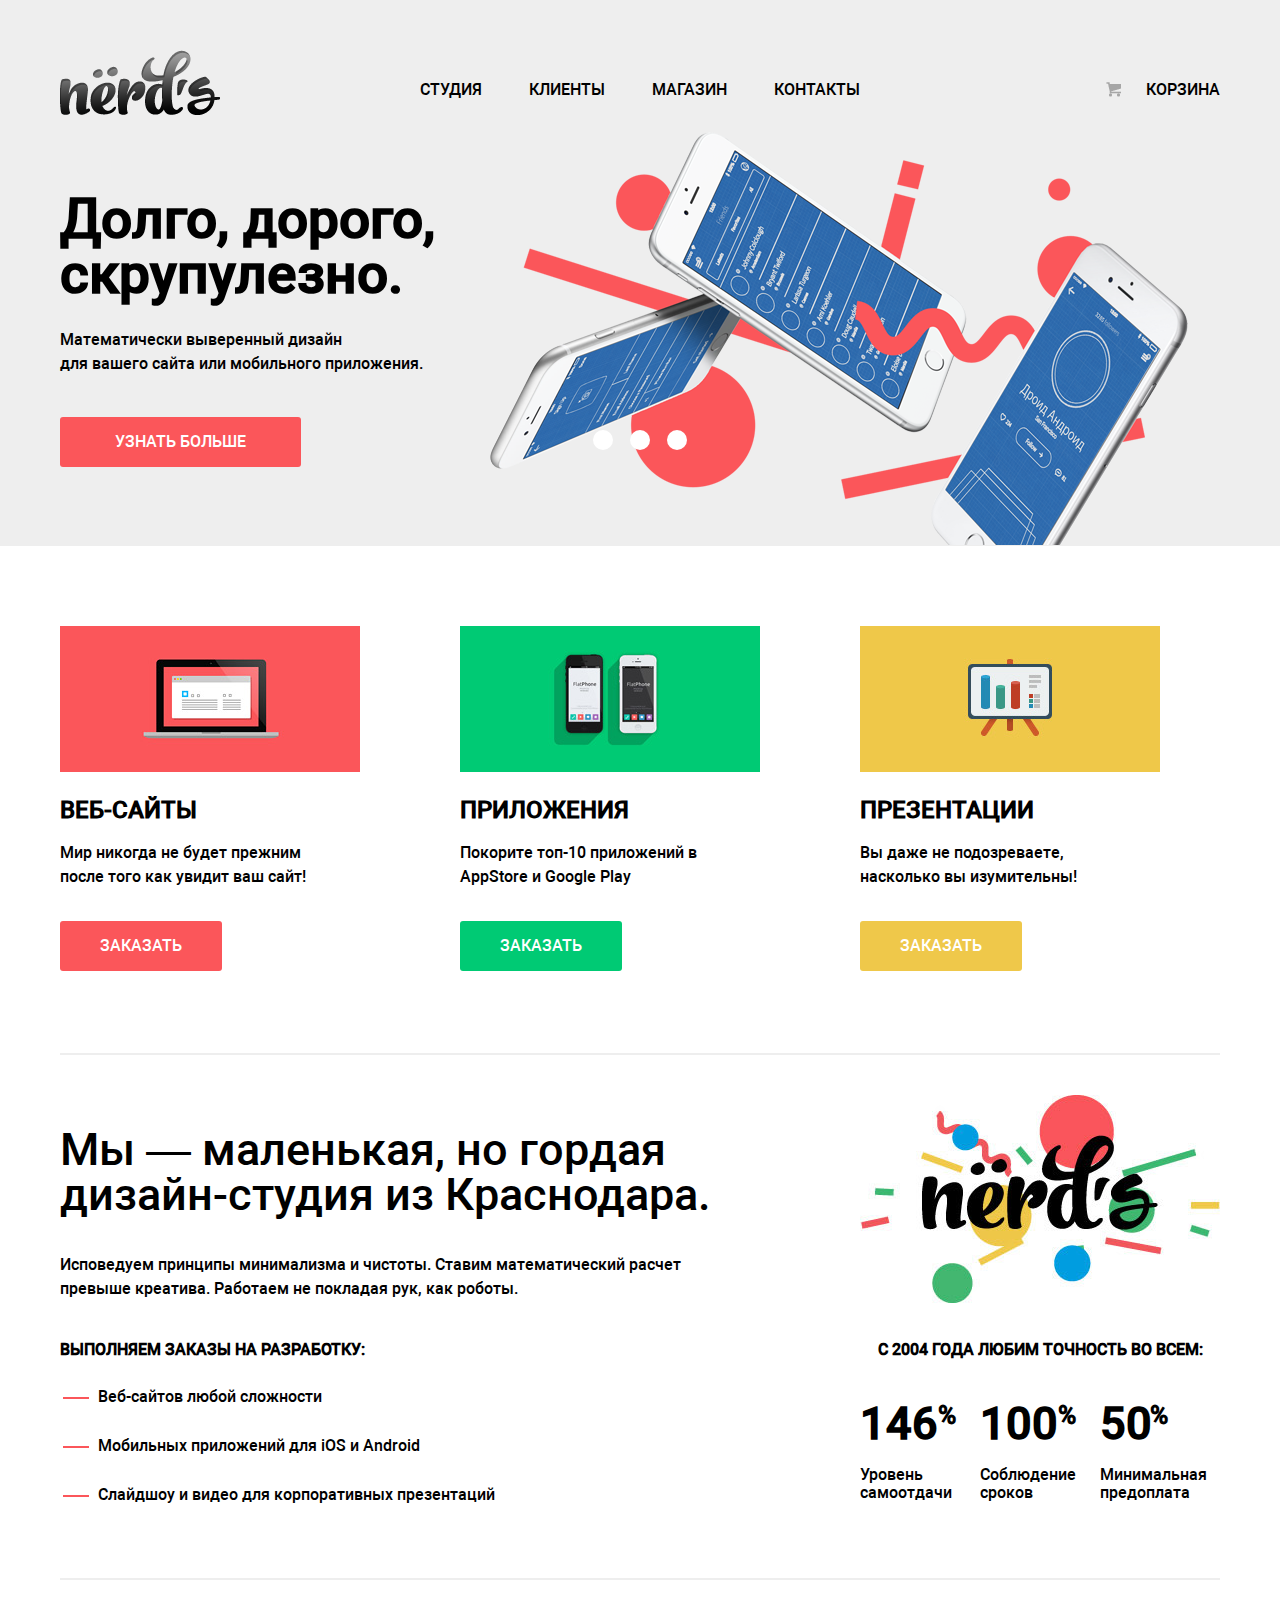
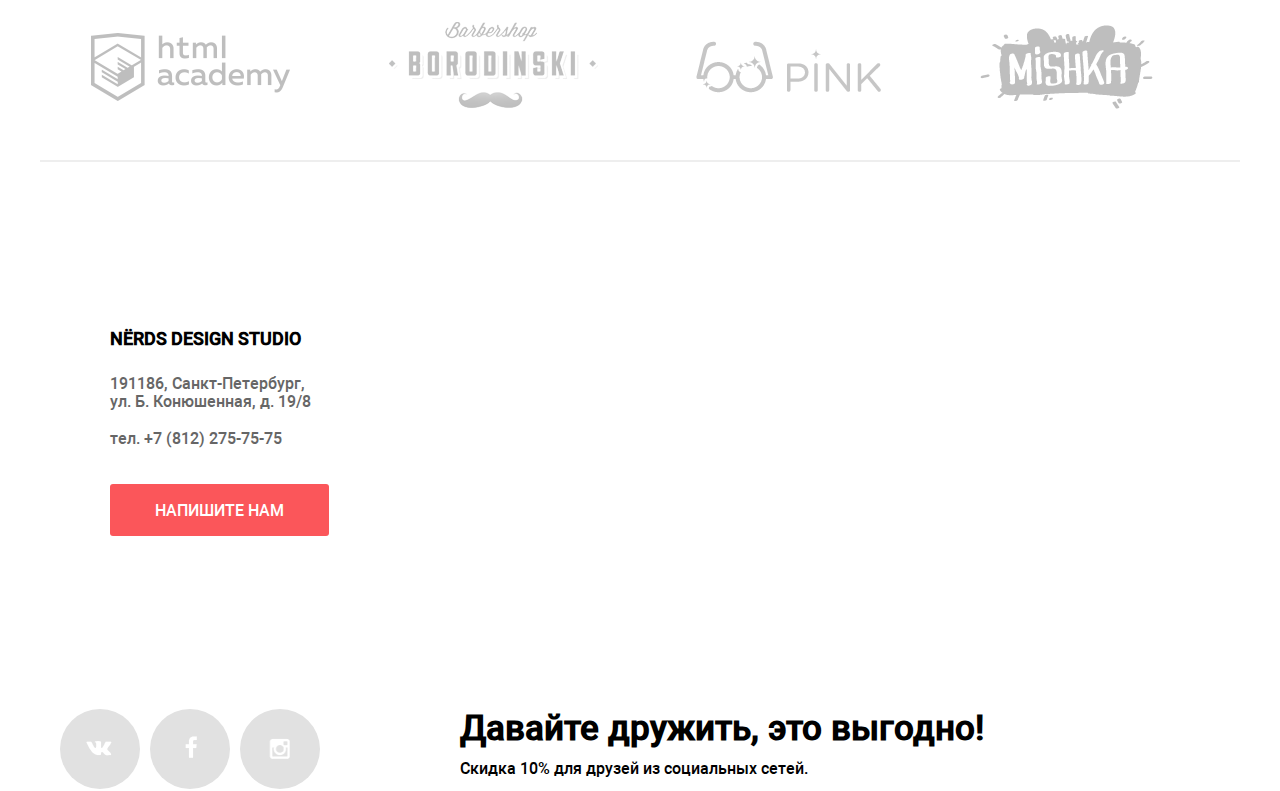
<file: index.html>
<!DOCTYPE html>
<html lang="ru">
  <head>
    <meta charset="utf-8">
    <link rel="stylesheet" href="css/normalize.css">
    <link href="css/style.css" rel="stylesheet">
    <title>Дизайн-студия «Нёрдс»</title>
  </head>
  <body>
    <header class="main-header">
      <div class="container">
        <a class="index-logo">
          <img src="img/index-logo.png" width="160" height="65" alt="Дизайн-студия «Нёрдс»">
        </a>
        <nav class="main-navigation">
          <ul>
          	<li>
          	  <a href="#">Студия</a>
          	</li>
          	<li>
          	  <a href="#">Клиенты</a>
          	</li>
          	<li>
          	  <a href="#">Магазин</a>	
          	</li>
          	<li>
          	  <a href="#">Контакты</a>	
          	</li>
          </ul>
        </nav>
        <div class="basket">
          <a href="#">Корзина</a>
        </div>
      </div>
    </header>
    <main>
      <div class="sliders clearfix">
        <div class="container">
          <div class="sliders-btns">
            <button class="slider-btn active"></button>
            <button class="slider-btn"></button>
            <button class="slider-btn"></button>
          </div>
          <div class="slider-item expensive">
            <div class="slider-item-left">
              <b>Долго, дорого, скрупулезно.</b>
              <p><span>Математически выверенный дизайн</span>
              <span>для вашего сайта или мобильного приложения.</span></p>
              <a class="btn" href="#">Узнать больше</a>
            </div>
            <div class="slider-item-right">
              <img src="img/slider1.png" width="698" height="413" alt="Дизайн для вашего сайта или мобильного приложения">
            </div>
          </div>
          
          <div class="slider-item math">
            <div class="slider-item-left">
              <b>Любим математику как никто другой</b>
              <p><span>Никакого креатива, только математические формулы</span>
              <span>для расчета идеальных пропорций.</span></p>
              <a class="btn" href="#">Узнать больше</a>
            </div>
            <div class="slider-item-right">
              <img src="img/slider2.png" width="698" height="413" alt="Расчет идеальных пропорций">
            </div>
          </div>
          <div class="slider-item hardcore">
            <div class="slider-item-left">
              <b>Только ночь, только хардкор</b>
              <p><span>Работать днем, как все? Мы против этого.</span>
              <span>Ближе к полуночи работа только начинается.</span></p>
              <a  class="btn" href="#">Узнать больше</a>
            </div>
            <div class="slider-item-right">
              <img src="img/slider3.png" width="698" height="413" alt="Ночной хардкор">
            </div>
          </div>
          
        </div>
      </div>
      <div class="content container">
        <div class="advantages clearfix">
      	  <div class="advantage-item site">
      	    <img src="img/advantage1.png" width="300" height="146" alt="Сайт">
            <h2>Веб-сайты</h2>
            <p>Мир никогда не будет прежним после того как увидит ваш сайт!</p>
            <a class="btn" href="#">Заказать</a>
      	  </div>
      	  <div class="advantage-item app">
      	    <img src="img/advantage2.png" width="300" height="146"  alt="Сайт">
            <h2>Приложения</h2>
            <p>Покорите топ-10 приложений в AppStore и Google Play</p>
            <a class="btn" href="#">Заказать</a>
      	  </div>
      	  <div class="advantage-item presentation">
      	    <img src="img/advantage3.png" width="300" height="146"  alt="Сайт">
            <h2>Презентации</h2>
            <p>Вы даже не подозреваете, насколько вы изумительны!</p>
            <a class="btn" href="#">Заказать</a>
      	  </div>
        </div>
        <div class="index-content clearfix">
          <div class="index-content-left">
            <p class="index-content-title">Мы — маленькая, но гордая дизайн-студия из Краснодара.</p>
            <p class="index-content-desc">Исповедуем принципы минимализма и чистоты. Ставим математический расчет превыше креатива. Работаем не покладая рук, как роботы.</p>
            <div class="services">
              <p>Выполняем заказы на разработку:</p>
              <ul>
          	    <li>Веб-сайтов любой сложности</li>
          	    <li>Мобильных приложений для iOS и Android</li>
          	    <li>Слайдшоу и видео для корпоративных презентаций</li>
              </ul>
            </div>
          </div>
          <div class="index-content-right">
            <div class="index-content-logo">
              <img src="img/content-logo.jpg" width="360" height="208" alt="Нёрдз">	
            </div>
            <p class="index-content-right-title">С 2004 года любим точность во всем:</p>
            <div class="feature">
              <b class="feature-percents">146<span class="percents">%</span></b>
              <p class="feature-info">Уровень самоотдачи</p>
            </div>
            <div class="feature">
              <b class="feature-percents">100<span class="percents">%</span></b>
              <p class="feature-info">Соблюдение сроков</p>
            </div>
            <div class="feature">
              <b class="feature-percents">50<span class="percents-min">%</span></b>
          	  <p class="feature-info">Минимальная предоплата</p>
            </div>
          </div>
        </div>
        <div class="partners clearfix">
          <div class="partner-item">
            <a href="#">
          	  <img class="htmlacademy" src="img/logo1.png" width="199" height="68" alt="Html Academy">
          	</a>
          </div>
          <div class="partner-item">
            <a href="#">
              <img class="borodinski" src="img/logo2.png" width="209" height="90" alt="Borodinski">
            </a>
          </div>
          <div class="partner-item">
            <a href="#">
              <img class="pink" src="img/logo3.png" width="185" height="52" alt="Pink">
            </a>
          </div>
          <div class="partner-item">
            <a href="#">
              <img class="mishka" src="img/logo4.png" width="173" height="84" alt="Mishka">
            </a>
          </div>
        </div>
      </div>
      <div class="location">
        <div class="map">
           <iframe src="https://www.google.com/maps/embed?pb=!1m18!1m12!1m3!1d1998.59910436516!2d30.320894616394266!3d59.93879418187623!2m3!1f0!2f0!3f0!3m2!1i1024!2i768!4f13.1!3m3!1m2!1s0x4696310fca5ba729%3A0xea9c53d4493c879f!2z0JHQvtC70YzRiNCw0Y8g0JrQvtC90Y7RiNC10L3QvdCw0Y8g0YPQuy4sIDE5LCDQodCw0L3QutGCLdCf0LXRgtC10YDQsdGD0YDQsywgMTkxMTg2!5e0!3m2!1sru!2sru!4v1487090435825" width="100%" height="415" frameborder="0" style="border:0" allowfullscreen></iframe>
        </div>
        <div class="contacts container">
          <div class="address">
            <h2 class="address-title">Nёrds design studio</h2>
            <p class="post">191186, Санкт-Петербург,<br>
            ул. Б. Конюшенная, д. 19/8</p>
            <p class="telephone">тел. +7 (812) 275-75-75</p>
            <a class="btn" href="#">Напишите нам</a>
          </div>
          <div class="popup">
            <div class="popup-content container">
              <h2 class="popup-title">Напишите нам</h2>
              <span class="popup-close">&times;</span>
              <div class="user-message">
                <form action="https://echo.htmlacademy.ru" method="post">
                  <label class="name">
                    <p>Ваше имя:</p>
                    <input type="text" name="name" placeholder="Представьтесь, пожалуйста">
                  </label>
                  <label class="email">
                    <p>Ваш e-mail:</p>
                    <input type="text" name="email" placeholder="Для отправки ответа">
                  </label>
                  <label class="message">
                    <p>Текст письма:</p>
                    <textarea name="message" placeholder="В свободной форме"></textarea>
                  </label>
                  <button class="btn" type="submit">Отправить</button>
                </form>
              </div>
            </div>
          </div>
        </div>
      </div>
    </main>
    <footer class="main-footer container">
      <section class="footer-social clearfix">
          <a class="social-btn social-btn-vk" href="#">Вконтакте</a>
          <a class="social-btn social-btn-fb" href="#">Фейсбук</a>
          <a class="social-btn social-btn-inst" href="#">Инстаграм</a>
      </section>
      <div class="friendship">
        <b>Давайте дружить, это выгодно!</b>
        <p>Cкидка 10% для друзей из социальных сетей.</p>
      </div>
    </footer>
  </body>
</html>
</file>
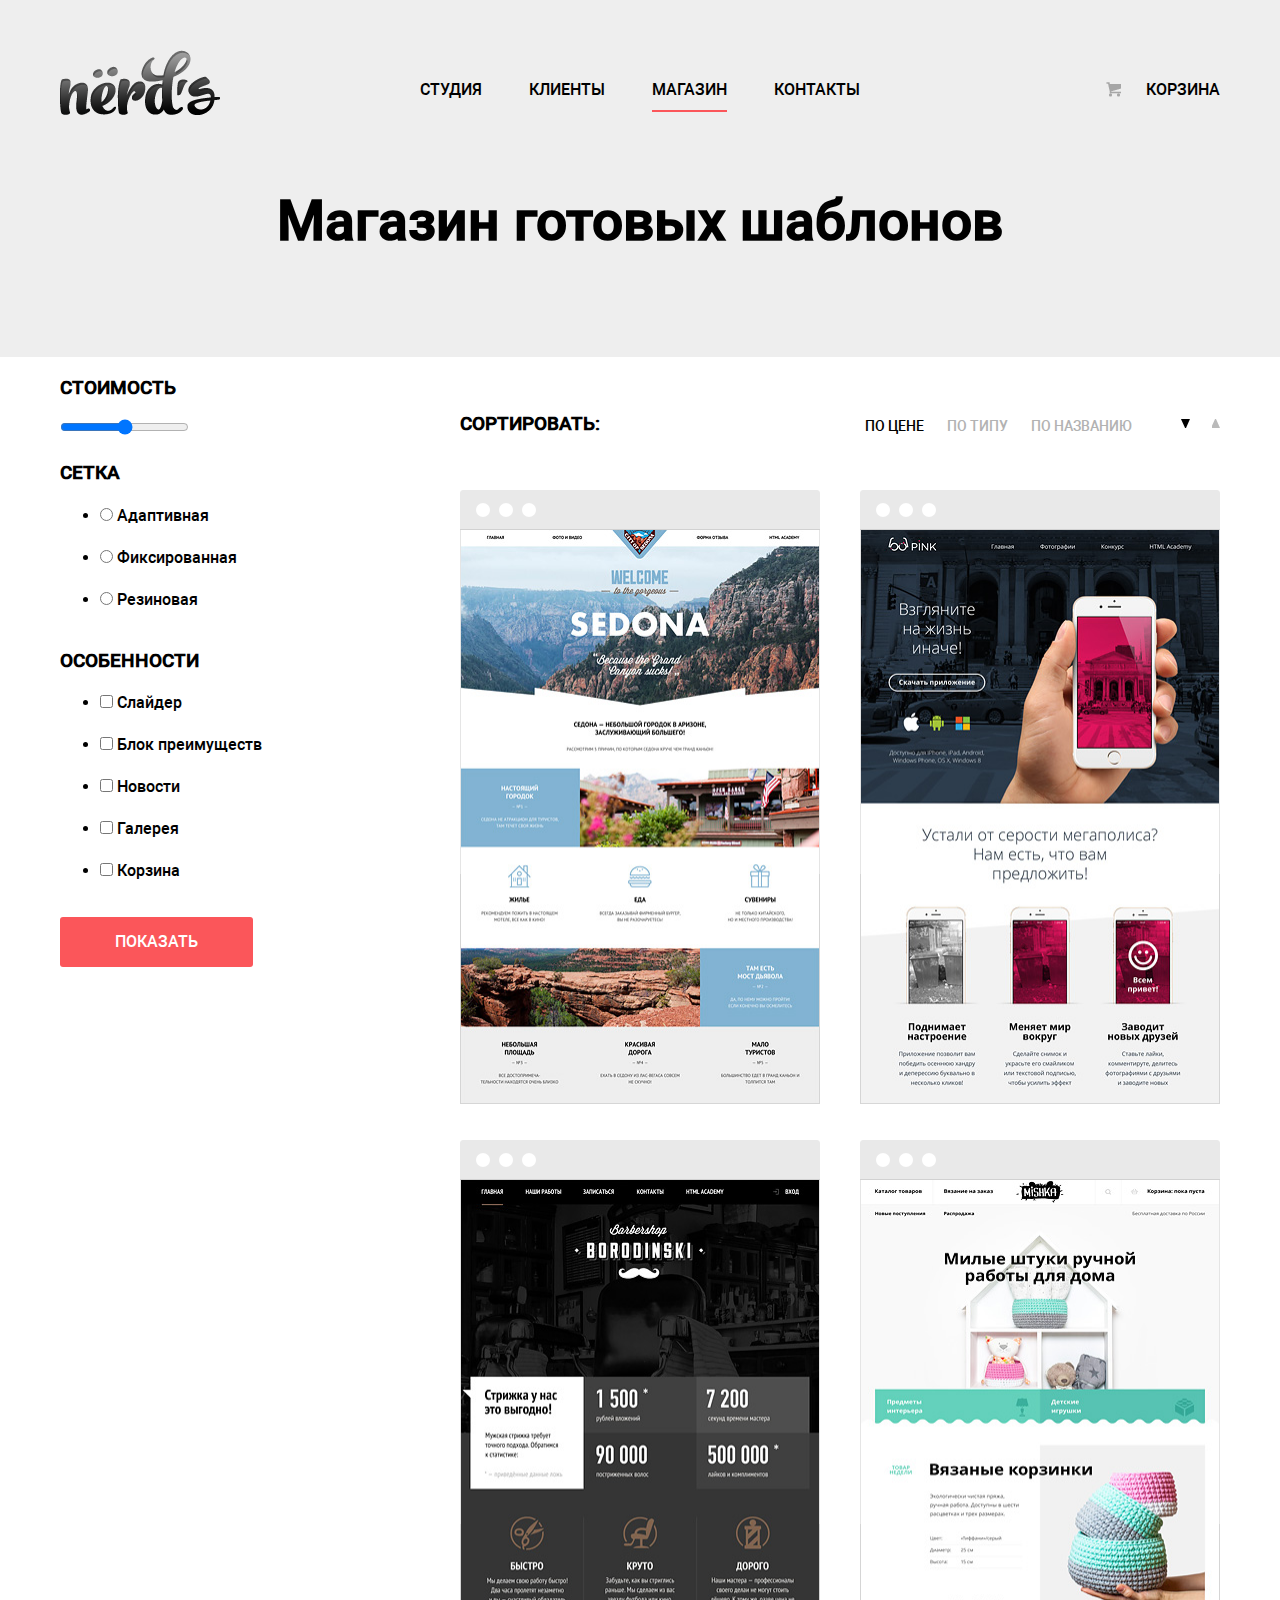
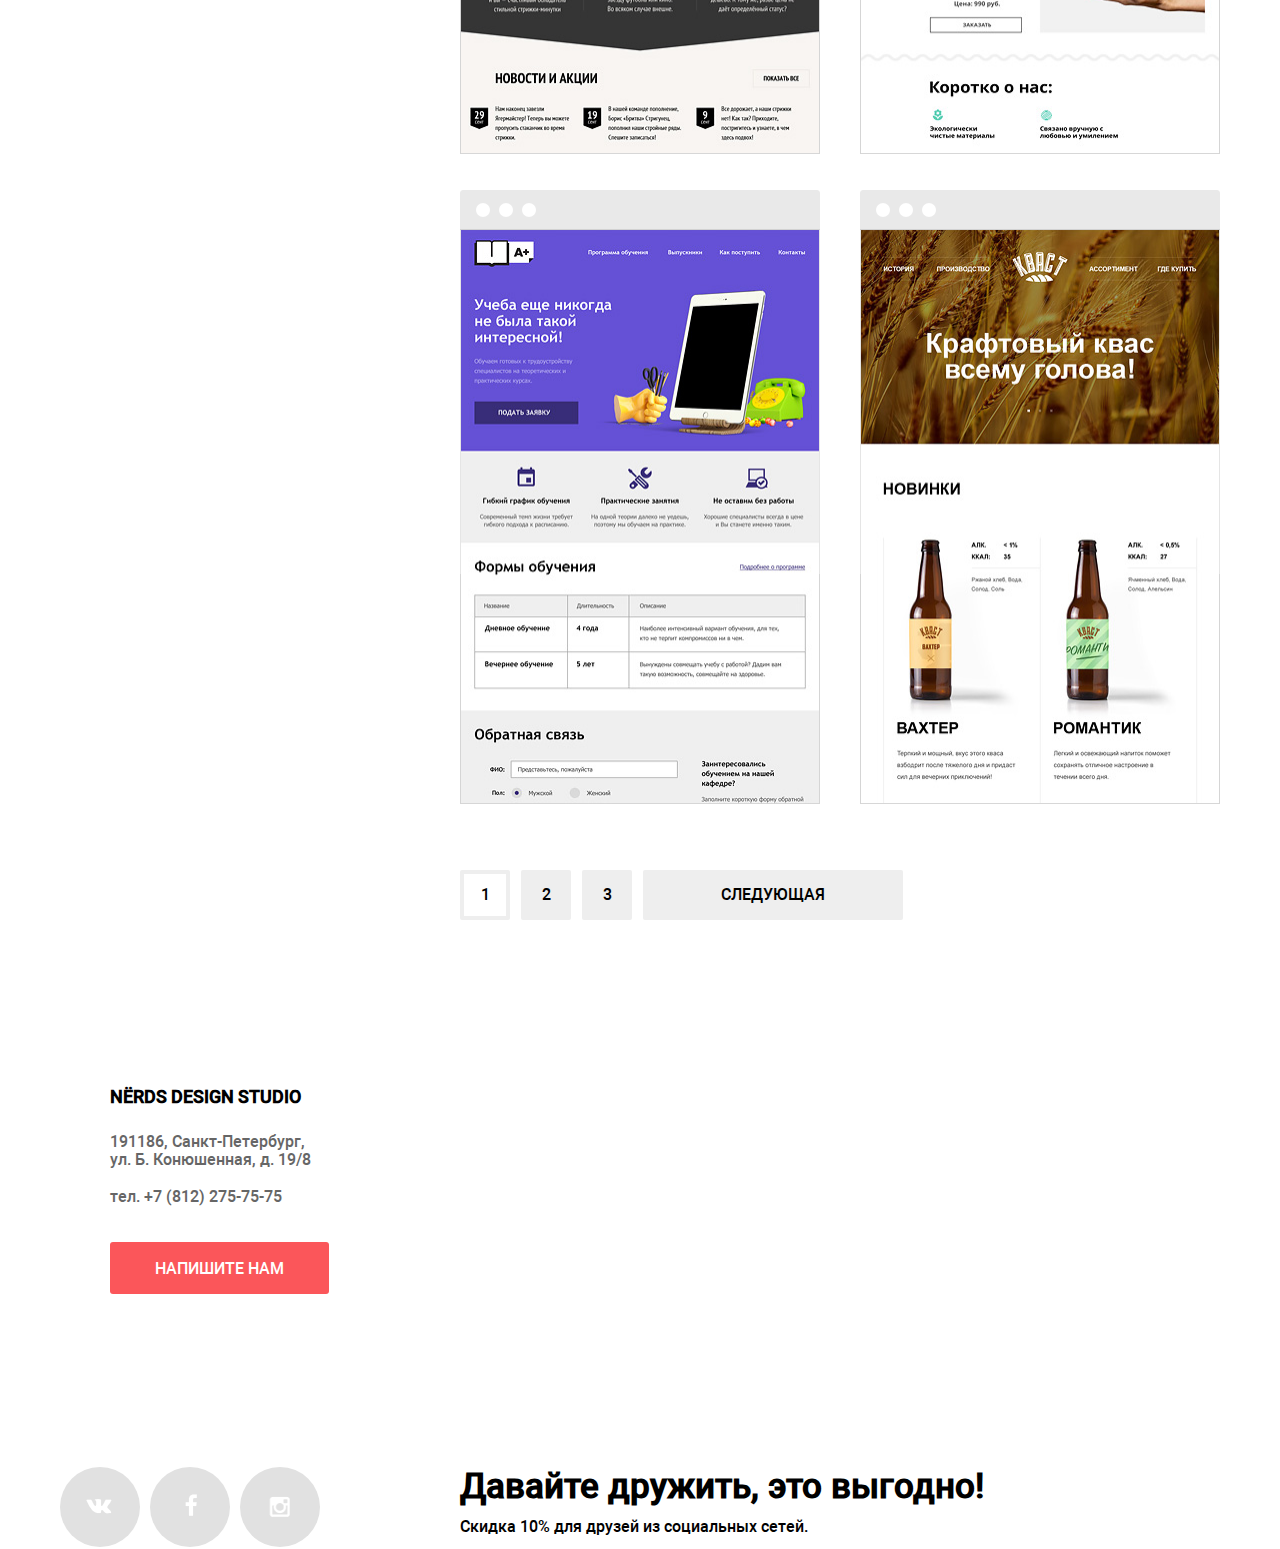
<file: catalog.html>
<!DOCTYPE html>
<html lang="ru">
  <head>
    <meta charset="utf-8">
    <link rel="stylesheet" href="css/normalize.css">
    <link href="css/style.css" rel="stylesheet">
    <title>Дизайн-студия «Нёрдс» - Каталог товаров</title>
  </head>
  <body>
    <header class="main-header">
      <div class="container">
        <a class="index-logo">
          <img src="img/index-logo.png" width="160" height="65" alt="Дизайн-студия «Нёрдс»">
        </a>
        <nav class="main-navigation">
          <ul>
            <li>
              <a href="#">Студия</a>
            </li>
            <li>
              <a href="#">Клиенты</a>
            </li>
            <li>
              <a class="active" href="#">Магазин</a> 
            </li>
            <li>
              <a href="#">Контакты</a>  
            </li>
          </ul>
        </nav>
        <div class="basket">
          <a href="#">Корзина</a>
        </div>
      </div>
    </header>
    <main>
      <div class="catalog-content clearfix">
        <h1>Магазин готовых шаблонов</h1>
        <div class="container">
          <div class="catalog-content-left">
            <form action="https://echo.htmlacademy.ru" method="post">
              <h3>Стоимость</h3>
              <input type="range" min="0" max="15000">
              <h3>Сетка</h3>
              <ul>
                <li>
                  <input id="adaptive" type="radio" name="grid"/>
                  <label for="adaptive">Адаптивная<label>
                </li>
                <li>
                  <input id="fixed" type="radio" name="grid"/>
                  <label for="fixed">Фиксированная<label>
                </li>
                <li>
                  <input id="rubber" type="radio" name="grid"/>
                  <label for="rubber">Резиновая<label>
                </li>
              </ul>
              <h3>Особенности</h3>
              <ul>
                <li>
                  <input id="slider" type="checkbox" name="slider"/>
                  <label for="slider">Слайдер<label>
                </li>
                <li>
                  <input id="features" type="checkbox" name="features"/>
                  <label for="features">Блок преимуществ<label>
                </li>
                <li>
                  <input id="news" type="checkbox" name="news"/>
                  <label for="news">Новости<label>
                </li>
                <li>
                  <input id="gallery" type="checkbox" name="gallery"/>
                  <label for="gallery">Галерея<label>
                </li>
                <li>
                  <input id="basket" type="checkbox" name="basket"/>
                  <label for="basket">Корзина<label>
                </li>
              </ul>
              <button class="btn" href="#">Показать</button>
            </form>
          </div>
          <div class="catalog-content-right">
            <div class="sort clearfix">
              <h3 class="sort-left">Сортировать:</h3>
              <div class="sort-right">
                <a class="sort-type active" href="#">По цене</a>
                <a class="sort-type" href="#">По типу</a> 
                <a class="sort-type" href="#">По названию</a>
              </div>
            </div>
            <div class="items clearfix">
              <div class="item">
                <div class="item-image">
                  <img src="img/sedona.png" width="316" height="660" alt="Sedona">
                </div>
                <div class="item-info">
                  <a href="#"><h3>Sedona</h3></a>
                  <p>Информационный сайт</p>
                  <p>для туристов</p>
                  <a class="btn" href="#">9 900 руб.</a>
                </div>
              </div>
              <div class="item">
                <div class="item-image">
                <img src="img/pink.png" width="316" height="660" alt="Pink">
                </div>
                <div class="item-info">
                  <a href="#"><h3>Pink App</h3></a>
                  <p>Продуктовый лендинг</p>
                  <p>приложения для iOS и Android</p>
                  <a class="btn" href="#">9 900 руб.</a>
                </div>
              </div>
              <div class="item">
                <div class="item-image">
                  <img src="img/borodinski.png" width="316" height="660" alt="Borodinski">
                </div>
                <div class="item-info">
                  <a href="#"><h3>Barbershop</h3></a>
                  <p>Сайт салона красоты.</p>
                  <p>Для мужчин, да.</p>
                  <a class="btn" href="#">9 900 руб.</a>
                </div>
              </div>
              <div class="item">
                <div class="item-image">
                  <img src="img/mishka.png" width="316" height="660" alt="Mishka">
                </div>
                <div class="item-info">
                  <a href="#"><h3>Mishka</h3></a>
                  <p>Интернет-магазин</p>
                  <p>вязаных игрушек</p>
                  <a class="btn" href="#">9 900 руб.</a>
                </div>
              </div>
              <div class="item">
                <div class="item-image">
                  <img src="img/aplus.png" width="316" height="660" alt="A Plus">
                </div>
                <div class="item-info">
                  <a href="#"><h3>A Plus</h3></a>
                  <p>Лендинг курсов повышения</p>
                  <p>квалификации</p>
                  <a class="btn" href="#">9 900 руб.</a>
                </div>
              </div>
              <div class="item">
                <div class="item-image">
                  <img src="img/kvast.png" width="316" height="660" alt="Кваст">
                </div>
                <div class="item-info">
                  <a href="#"><h3>Кваст</h3></a>
                  <p>Промо-сайт производителя</p>
                  <p>крафтового кваса</p>
                  <a class="btn" href="#">9 900 руб.</a>
                </div>
              </div>
            </div>
            <nav class="pagination clearfix">
              <ul>
                <li class="page disabled">
                  <a href="#">1</a>
                </li>
                <li class="page">
                  <a href="#">2</a>
                </li>
                <li class="page">
                  <a href="#">3</a>
                </li>
                <li class="next-page">
                  <a href="#">Следующая</a>
                </li>
              </ul>
            </nav>
          </div>
        </div>
      </div>
      <div class="location">
        <div class="map">
           <iframe src="https://www.google.com/maps/embed?pb=!1m18!1m12!1m3!1d1998.59910436516!2d30.320894616394266!3d59.93879418187623!2m3!1f0!2f0!3f0!3m2!1i1024!2i768!4f13.1!3m3!1m2!1s0x4696310fca5ba729%3A0xea9c53d4493c879f!2z0JHQvtC70YzRiNCw0Y8g0JrQvtC90Y7RiNC10L3QvdCw0Y8g0YPQuy4sIDE5LCDQodCw0L3QutGCLdCf0LXRgtC10YDQsdGD0YDQsywgMTkxMTg2!5e0!3m2!1sru!2sru!4v1487090435825" width="100%" height="415" frameborder="0" style="border:0" allowfullscreen></iframe>
        </div>
        <div class="contacts container">
          <div class="address">
            <h2 class="address-title">Nёrds design studio</h2>
            <p class="post">191186, Санкт-Петербург,<br>
            ул. Б. Конюшенная, д. 19/8</p>
            <p class="telephone">тел. +7 (812) 275-75-75</p>
            <a class="btn" href="#">Напишите нам</a>
          </div>
          <div class="popup">
            <div class="popup-content container">
              <h2 class="popup-title">Напишите нам</h2>
              <span class="popup-close">&times;</span>
              <div class="user-message">
                <form action="https://echo.htmlacademy.ru" method="post">
                  <label class="name">
                    <p>Ваше имя:</p>
                    <input type="text" name="name" placeholder="Представьтесь, пожалуйста">
                  </label>
                  <label class="email">
                    <p>Ваш e-mail:</p>
                    <input type="text" name="email" placeholder="Для отправки ответа">
                  </label>
                  <label class="message">
                    <p>Текст письма:</p>
                    <textarea name="message" placeholder="В свободной форме"></textarea>
                  </label>
                  <button class="btn" type="submit">Отправить</button>
                </form>
              </div>
            </div>
          </div>
        </div>
      </div>
    </main>
    <footer class="main-footer container">
      <section class="footer-social clearfix">
          <a class="social-btn social-btn-vk" href="#">Вконтакте</a>
          <a class="social-btn social-btn-fb" href="#">Фейсбук</a>
          <a class="social-btn social-btn-inst" href="#">Инстаграм</a>
      </section>
      <div class="friendship">
        <b>Давайте дружить, это выгодно!</b>
        <p>Cкидка 10% для друзей из социальных сетей.</p>
      </div>
    </footer>
  </body>
  </html>
</file>
<file: css/style.css>
@font-face {
  font-family: 'Roboto';
  src: url(../fonts/roboto.woff);
  src: url(../fonts/roboto.woff2);
  src: url(../fonts/robotobold.woff);
  src: url(../fonts/robotobold.woff2);
  src: url(../fonts/robotomedium.woff);
  src: url(../fonts/robotomedium.woff2);
}

body {
  min-width: 1200px;

  font-family: 'Roboto', Verdana, sans-serif;
  font-size: 16px;
  line-height: 24px;
  color: #000000;

  background-color: #ffffff;
  margin: 0;
}

img {
  max-width: 100%;
}


.clearfix::after {
  content: "";

  display: table;
  clear: both;
}

.container {
  width: 1160px;
  margin: 0 auto;
  padding: 0 20px;
}

.main-header {
  padding-top: 50px;

  color: #000000;

  background-color: #eeeeee;
}

.main-header .container {
  display: flex;
  flex-direction: row;
  justify-content: space-between;

  text-transform: uppercase;
  background-color: #eeeeee;
}

.index-logo {
  width: 160px;
  min-height: 65px;
}

.index-logo:hover {
  opacity: 0.75;
}

.index-logo:active {
  opacity: 0.25;
}

.main-navigation ul {
  width: 440px;
  
  display: flex;
  flex-direction: row;
  justify-content: space-between;

  padding: 0;
}

.main-navigation li {
  list-style-type: none;
}

.main-navigation a {
  display: block;
  padding-top: 12px;

  color: #000000;
  text-decoration: none;
}

.main-navigation a:hover {
  color: #fb565a;
}

.main-navigation a:active {
  color: #a6a6a6;
}

.main-navigation .active {
  padding-bottom: 8px;
  border-bottom: 2px solid #fb565a;
}

.basket {
  width: 160px;

  display: flex;
  flex-direction: row;
  justify-content: flex-end;

  box-sizing: content-box;
}

.basket a {
  position: relative;

  display: block;
  padding-top: 28px;
  padding-right: 0px;
  padding-left: 50px;

  color: #000000;
  text-decoration: none;
}

.basket a:hover {
  color: #fb565a;
}

.basket a:active {
  color: #a6a6a6;
}

.basket a::before {
  content: "";
  position: absolute;
  top: 32px;
  left: 10px;

  width: 18px;
  height: 18px;

  background: transparent url("../img/sprite.png") no-repeat;
  background-position: 0 -4px; 
}

.index-content {
  margin-bottom: 30px;
}

/* СЛАЙДЕР */

.sliders {
  background-color: #eeeeee;
}

.sliders .container {
  position: relative;
}

.slider-item {
  min-height: 424px;
  width: 1160px;
  padding-top: 65px;
  box-sizing: border-box;
}

.expensive {
  display: block;
}

.math {
  display: none;
}

.hardcore {
  display: none;
}

.sliders-btns {
  position: absolute;
  top: 308px;
  left: 553px;
  z-index: 3;
}

.slider-btn {
  margin-right: 13px;
  width: 20px;
  height: 20px;
  border: none;
  border-radius: 10px;

  background: #ffffff;
}

.slider-item-left {
  position: absolute;
  top: 70px;
  left: 20px;
  z-index: 2;
}

.slider-item-left p {
  padding-top: 10px;

  font-weight: normal;
}

.slider-item-left span {
  display: block;
}

.expensive .slider-item-left {
  width: 380px;
}

.math .slider-item-left {
  width: 560px;
}

.hardcore .slider-item-left {
  width: 460px;
}

.expensive .slider-item-right {
  position: absolute;
  top: 10px;
  left: 450px;
  z-index: 1;
}

.math .slider-item-right {
  position: absolute;
  top: 10px;
  left: 480px;
}

.hardcore .slider-item-right {
  position: absolute;
  top: 10px;
  left: 420px;
}

.slider-item-left b {
  display: block;

  font-size: 55px;
  line-height: 55px;
  font-weight: medium;
}

.btn {
  display: inline-block;
  padding: 16px 55px;

  font-weight: medium;
  font-size: 16px;
  line-height: 18px;
  font-family: 'Roboto', Verdana, sans-serif;
  vertical-align: top;
  text-align: center;
  color: #ffffff;
  text-transform: uppercase;
  text-decoration: none;

  background-color: #fb565a;
  border: none;
  border-radius: 3px;
  cursor: pointer;
}

.btn:hover {
  background-color: #e74246;
}

.btn:active {
  background-color: #d7373b;
  color: #e37376;
  padding-top: 13px;
  border-top: 2px solid #c13135;
}

.site .btn {
  margin-top: 16px;
  padding-left: 40px;
  padding-right: 40px;
}

.app .btn {
  margin-top: 16px;
  padding-left: 40px;
  padding-right: 40px;

  background-color: #00ca74;
}

.app .btn:hover {
  background-color: #00bc6c;
}

.app .btn:active {
  background-color: #00aa62;
  color: #4dc491;
  padding-top: 13px;
  border-top: 2px solid #009958;
}

.presentation .btn {
  margin-top: 16px;
  padding-left: 40px;
  padding-right: 40px;

  background-color: #efc84a;
}

.presentation .btn:hover {
  background-color: #eab534;
}

.presentation .btn:active {
  background-color: #e5a722;
  color: #edc265;
  padding-top: 13px;
  border-top: 2px solid #ce961f;
}

.slider-item-left .btn {
  margin-top: 25px;
}


/*ПРЕИМУЩЕСТВА*/

.advantages {
  min-height: 347px;
  padding-bottom: 80px;
  padding-top: 80px;
  border-bottom: 2px solid #eeeeee;
}

.advantage-item {
  float: left;
  width: 300px;
  margin-right: 100px;
  min-height: 347px;  
}

.advantage-item:last-child {
  margin-right: 0;
}

.advantage-item h2 {
  margin: 0;
  padding-top: 16px;
  font-size: 24px;
  line-height: 30px;
  font-weight: bold;
  text-transform: uppercase;
}

.advantage-item p {
  padding-right: 20px;
}

/*КОНТЕНТ*/

.content {
  min-height: 524px;
  border-bottom: 2px solid #eeeeee;

}

.index-content-left {
  float: left;
  width: 660px;
  min-height: 450px;
  padding-top: 30px;
  box-sizing: border-box;
}

.index-content-title {
  margin: 0;
  padding-top: 42px;
  font-size: 45px;
  line-height: 45px;
  font-weight: medium;
}

.index-content-desc {
  padding-top: 20px;
}

.services {
  padding-top: 5px;
}

.services p {
  font-weight: bold;
  text-transform: uppercase;
}

.services ul {
  padding-left: 38px;
  padding-top: 7px;
}

.services li {
  position: relative;
  padding-bottom: 25px;

  list-style-type: none;
  text-decoration: none;
}

.services li::before {
  content: "";
  position: absolute;
  top: 12px;
  left: -35px;

  width: 26px;
  height: 2px;

  background-color: #fb565a;
}

.index-content-right {
  float: right;
  width: 360px;
  min-height: 450px;
  padding-top: 40px;
  box-sizing: border-box;
}

.index-content-right-title {
  margin: 0;
  padding-top: 28px;
  padding-bottom: 30px;

  font-weight: bold;
  text-transform: uppercase;
  text-align: center;

}

.feature-percents {
  position: relative;
  display: block;
  padding-top: 20px;
  font-weight: bold;
  font-size: 45px;
  line-height: 10,06px;
  font-weight: bold;
}

.percents {
  position: absolute;
  top: 12px;
  left: 78px;
  margin: 0;

  font-size: 25px;
}

.percents-min {
  position: absolute;
  top: 12px;
  left: 50px;
  margin: 0;

   font-size: 25px;
}

.feature {
  float: left;
  width: 120px;
  min-height: 100px;
}

.feature-info {
  padding-top: 14px;

  line-height: 18px;
}

/*ССЫЛКИ НА ПАРТНЕРОВ*/

.partners {
  display: flex;
  flex-direction: row;
  justify-content: space-between;
  align-items: center;
  min-height: 180px;

  border-top: 2px solid #eeeeee;
}

/*
.partners {
  display: inline-block;
  min-height: 180px;
  vertical-align: middle;
  border-bottom: 2px solid #eeeeee;
}
*/

.partners a {
  opacity: 0.25;
}

.partners a:hover {
  opacity: 1;
}

.partners a:active {
  opacity: 0.1;
}

.partner-item {
  padding-left: 31px;
}



/*КАРТА*/

.location {
  margin-top: 60px;
  width: 100%;
}


.contacts {
  position: relative;

  z-index: 1;
}

/*СОЦСЕТИ*/


.main-footer {
  margin-top: 65px;
}

.footer-social {
  float: left;
  width: 260px;
  margin-right: 140px;
  min-height: 80px;

  font-size: 0;
}




.social-btn {
  position: relative;
  display: inline-block;
  width: 80px;
  height: 80px;
  margin-right: 10px;

  vertical-align: top;
  text-decoration: none;

  border-radius: 50%;
  background: #e1e1e1;
}

.social-btn-inst {
  margin-right: 0;
}

.social-btn:hover {
  background-color: #e74246;
}

.social-btn:active {
  background-color: #d7373b;
}

.social-btn-inst::before {
  content: "";
  position: absolute;
  top: 25px;
  left: 25px;

  width: 30px;
  height: 30px;

  background: transparent url("../img/sprite.png") no-repeat;
  background-position: 4px -335px;
}

.social-btn-fb::before {
  content: "";
  position: absolute;
  top: 25px;
  left: 25px;

  width: 30px;
  height: 30px;

  background: transparent url("../img/sprite.png") no-repeat;
  background-position: 10px -235px;
}

.social-btn-vk::before {
  content: "";
  position: absolute;
  top: 25px;
  left: 25px;

  width: 30px;
  height: 30px;

  background: transparent url("../img/sprite.png") no-repeat;
  background-position: 0px -131px;
}

/*
.social-btn {
  display: inline-block;
  width: 80px;
  height: 80px;
  margin-right: 10px;

  vertical-align: top;
  text-decoration: none;

  border-radius: 50%;
  background: #e1e1e1 url("../img/sprite.png") no-repeat center;
}


.social-btn-vk {
  background-position: 25px -105px;
}

.social-btn-fb {
  background-position: 35px -210px;
}

.social-btn-inst {
  background-position: 30px -310px;
  margin-right: 0;
}

.social-btn-vk:active {
   background: rgba(255,255,255, 0.75);
}
.social-btn-fb:active {

}

.social-btn-inst:active {

}

*/

.friendship {
  float: left;
  width: 545px;
  min-height: 80px;

  padding-top: 2px;
}

.friendship b {
  font-size: 35px;
  line-height: 35px;
  font-weight: bold;
}

.friendship p {
  margin: 0;
  padding-top: 10px;
}

/* КАТАЛОГ */

.catalog-content {
  margin-top: 0;
  box-sizing: border-box;
}

.catalog-content h1 {
  text-align: center;
  font-size: 55px;
  line-height: 55px;
  font-weight: medium;

  margin: 0;
  padding-top: 66px;
  padding-bottom: 108px;
  background-color: #eeeeee;
}

.catalog-content-left {
  float: left;
  width: 260px;
  min-height: 850px;  
}

.catalog-content-left h3 {
  text-transform: uppercase;
}

.catalog-content-left li {
  padding-bottom: 18px;
}

.catalog-content-right {
  float: right;
  width: 760px;
  min-height: 2056px;
  padding-top: 20px;
}

.sort {
  position: relative;
  width: 760px;
  min-height: 70px;
}

.sort-left {
  float: left;
  margin-top: 35px;
  width: 160px;

  text-transform: uppercase;
}

.sort-right {
  float: right;
  margin-top: 40px;

  font-size: 14px;
  line-height: 18px;
}

.sort-right a {
  text-decoration: none;
}

.sort-type {
  margin-right: 20px;

  color: #b2b2b2;
  text-transform: uppercase;
}

.sort-type:last-child {
  margin-right: 0;
  padding-right: 88px;
}

.sort-right .active {
  color: #000000;
}

.sort-right::before {
  content: "";
  position: absolute;
  top: 42px;
  left: 720px;

  width: 10px;
  height: 10px;

  background: transparent url("../img/sprite.png") no-repeat;
  background-position: -50px 0px; 
}

.sort-type::before {
  content: "";
  position: absolute;
  top: 42px;
  left: 752px;

  width: 10px;
  height: 10px;

  background: transparent url("../img/sprite.png") no-repeat;
  background-position: -40px 0px;
  opacity: 0.5;
}

.items {
  margin-top: 35px;
}

.item {
  position: relative;
  float: left;
  width: 360px;
  min-height: 575px;
  margin-right: 40px;
  margin-bottom: 75px;
}

.item:nth-child(2n) {
  margin-right: 0;
}

.item-image img {
  position: absolute;
  width: 100%;
  height: 100%;
  padding-top: 39px;
  z-index: 2;

  background: url("../img/browser-white.png") no-repeat;
}

.item-info {
  position: absolute;
  top: 384px;
  left: 0;

  width: 360px;
  height: 230px;
  z-index: 1;

  text-align: center;

  background-color: #eeeeee;
  color: #666666;
}

.item-image img:hover {
  background: url("../img/browser.png") no-repeat;
}

.item-info h3 {
  margin: 0;
  padding-top: 30px;
  padding-bottom: 18px;
}

.item-info a {
  color: #000000;
  
  text-decoration: none;
}

.item-info p {
  margin: 0;

  line-height: 18px;
}

.item-info .btn {
  margin-top: 30px;
  padding: 15px 60px;

  color: #ffffff;
}

.page {
  float: left;
  width: 50px;
  height: 50px;
}

.next-page {
  float: left;
  width: 260px;
  height: 50px; 
}

/* POPUP */

.popup-content {
  display: none;
  position: absolute;
  top: 50%;
  left: 50%;
  width: 960px;
  height: 590px;
  margin-top: -560px;
  margin-left: -480px;
  z-index: 2;

  padding-left: 100px;
  padding-right: 100px;
  box-sizing: border-box;

  background-color: #ffffff;
  color: #000000;
  box-shadow: 0 20px 40px rgba(0,0,0,0.75)
}

.popup-title {
  width: 100%;
  font-size: 45px;
  line-height: 45px;
  font-weight: medium;

  margin: 0;
  padding-top: 68px;
  padding-right: 470px;
}

.name {
  float: left;
  width: 360px;
  min-height: 75px;
  margin-bottom: 30px;
  margin-right: 40px;
  margin-top: 20px;
}

.name p,
.email p {
  margin-top: 8px;
  margin-bottom: 8px;
}

.message p {
  margin-top: 8px;
  margin-bottom: 6px;
}

.email {
  float: left;
  width: 360px;
  min-height: 75px;
  margin-bottom: 30px;
  margin-top: 20px;
}

.popup input {
  width: 100%;
  padding-left: 15px;
  padding-top: 14px;
  padding-bottom: 14px;

  font-size: 16px;
  line-height: 18px;
  font-family: 'Roboto', Verdana, sans-serif;
  color: #d7dcde;

  background-color: #ffffff;
  border: 2px solid #d7dcde;
  border-radius: 3px;
  box-sizing: border-box;
}

.popup textarea {
  width: 760px;
  min-height: 115px;
  margin-bottom: 40px;
  padding-left: 15px;
  padding-top: 14px;
  padding-bottom: 14px;

  font-size: 16px;
  line-height: 18px;
  font-family: 'Roboto', Verdana, sans-serif;
  color: #d7dcde;

  background-color: #ffffff;
  border: 2px solid #d7dcde;
  border-radius: 3px;   
  box-sizing: border-box;
}

.popup input:hover,
.popup textarea:hover {
  color: #b4b9bb;
  border: 2px solid #b4b9bb;
}

.popup input:focus,
.popup textarea:focus {
  color: #000000;
  border-color: #000000;
}

.popup-close {
  position: absolute;
  top: 75px;
  left: 835px;

  padding: 0 10px;
  
  font-size: 35px;
  font-weight: bold;
  text-align: center;
  color: #fecccd;

  cursor: pointer;
}

.popup-close:hover {
  color: #fb565a;
}

.popup-close:active {
  color: #ffeeee;
}

.popup .btn {
  padding-left: 82px;
  padding-right: 85px;
}

/*АДРЕС*/

.address {
  position: absolute;
  top: -370px;
  left: 20px;
  z-index: 2;

  padding-top: 35px;
  padding-bottom: 45px;
  padding-left: 50px;
  padding-right: 50px;

  background-color: #ffffff;
  color: #666666;
}

.address .btn {
  margin-top: 17px;
  padding-left: 45px;
  padding-right: 45px;
  padding-top: 18px;
}

.address-title {
  padding-bottom: 5px;

  font-size: 18px;
  line-height: 30px;
  font-family: 'Roboto', Verdana, sans-serif;
  color: #000000;

  text-transform: uppercase;
}

.post {
  font-size: 16px;
  line-height: 18px;
}


/*СТРАНИЦЫ*/

.pagination ul {
  min-height: 50px;
  margin-top: 30px;
  padding-left: 0;

  font-size: 0;
}

.pagination li {
  display: inline-block;
  width: 50px;
  height: 50px;
  border-radius: 2px;
  box-sizing: border-box;

  margin-right: 11px;
  padding-top: 16px;

  background-color: #eeeeee;
  color: #000000;
  font-size: 16px;
  line-height: 18px;
  text-align: center;
  text-transform: uppercase;
  list-style-type: none;
}

.pagination a {
  color: #000000;
  text-decoration: none;
}

.pagination li:last-child {
  width: 260px;
}

.pagination .disabled {
  padding-top: 12px;

  background-color: #ffffff;
  border: 4px solid #eeeeee;
}
</file>
